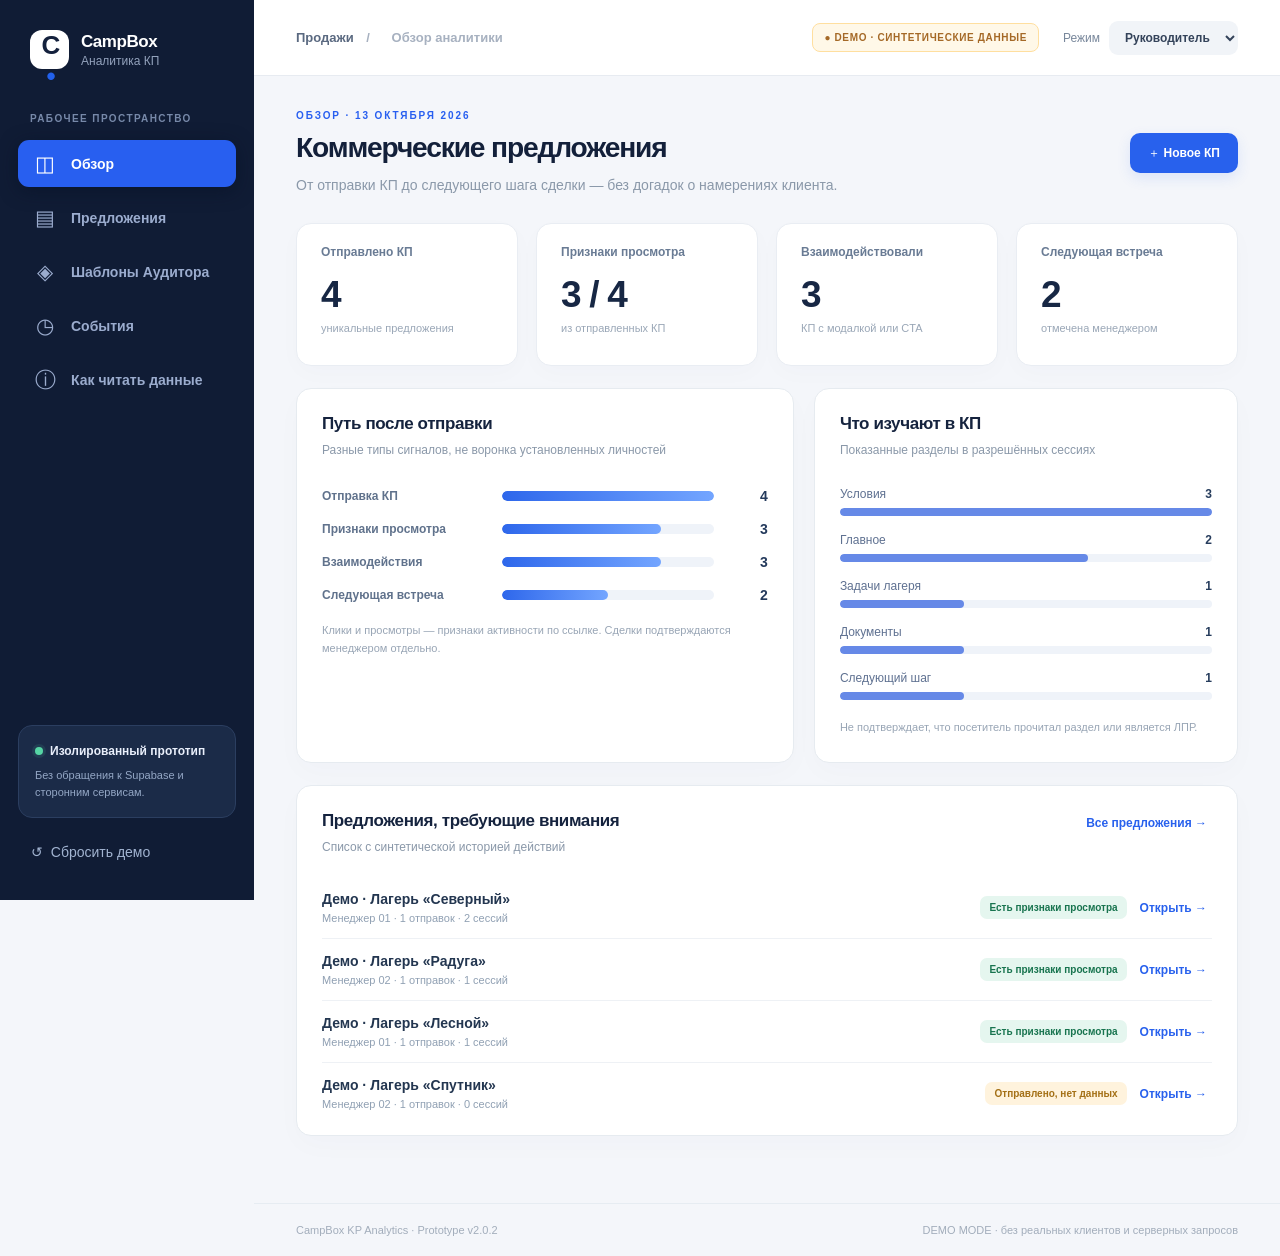
<file: index.html>
<!DOCTYPE html><html lang="ru"><head><meta charset="utf-8"><meta name="viewport" content="width=device-width,initial-scale=1"><meta name="robots" content="noindex,nofollow,noarchive"><meta name="referrer" content="no-referrer"><meta http-equiv="Content-Security-Policy" content="default-src 'none'; script-src 'self'; style-src 'self' 'unsafe-inline'; img-src 'self' data:; connect-src 'none'; object-src 'none'; base-uri 'none'; form-action 'none'; frame-src 'none'"><meta name="color-scheme" content="light"><title>CampBox | Аналитика КП — DEMO v2.0.2</title><link rel="stylesheet" href="./assets/app.css"></head>
<body><div class="app">
 <aside id="sidebar" class="sidebar" aria-label="Навигация"><button class="icon-button sidebar-close" id="closeSidebar" aria-label="Закрыть меню">✕</button><div class="brand"><div class="brand-mark">C<span>•</span></div><div><strong>CampBox</strong><small>Аналитика КП</small></div></div><div class="sidebar-label">РАБОЧЕЕ ПРОСТРАНСТВО</div>
 <nav class="nav" aria-label="Разделы"><button class="nav-button active" data-view="overview"><span class="nav-icon">◫</span>Обзор</button><button class="nav-button" data-view="proposals"><span class="nav-icon">▤</span>Предложения</button><button class="nav-button" data-view="templates"><span class="nav-icon">◈</span>Шаблоны Аудитора</button><button class="nav-button" data-view="activity"><span class="nav-icon">◷</span>События</button><button class="nav-button" data-view="about"><span class="nav-icon">ⓘ</span>Как читать данные</button></nav>
 <div class="sidebar-bottom"><div class="side-note"><span class="green-dot"></span><b>Изолированный прототип</b><small>Без обращения к Supabase и сторонним сервисам.</small></div><button class="sidebar-help" id="resetSide">↺ &nbsp;Сбросить демо</button></div>
 </aside>
 <main class="main"><header class="topbar"><button class="mobile-toggle icon-button" id="mobileMenu" aria-label="Открыть меню">☰</button><div class="crumb">Продажи <span>/</span> <span id="crumbText">Обзор аналитики</span></div><div class="top-actions"><span class="demo-stamp">● DEMO · СИНТЕТИЧЕСКИЕ ДАННЫЕ</span><label class="role-picker"><span>Режим</span><select id="roleSelect" aria-label="Режим просмотра"><option value="lead">Руководитель</option><option value="manager">Менеджер 01</option></select></label></div></header>
 <div class="content"><section id="view-overview" class="view active"><div class="page-intro"><div><div class="eyebrow">ОБЗОР · 13 ОКТЯБРЯ 2026</div><h1>Коммерческие предложения</h1><p>От отправки КП до следующего шага сделки — без догадок о намерениях клиента.</p></div><button class="btn primary create-action">＋ Новое КП</button></div>
 <div class="kpi-grid"><article class="kpi"><small>Отправлено КП</small><strong id="kpiSent">—</strong><span>уникальные предложения</span></article><article class="kpi"><small>Признаки просмотра</small><strong id="kpiQualified">—</strong><span>из отправленных КП</span></article><article class="kpi"><small>Взаимодействовали</small><strong id="kpiEngaged">—</strong><span>КП с модалкой или CTA</span></article><article class="kpi"><small>Следующая встреча</small><strong id="kpiMeeting">—</strong><span>отмечена менеджером</span></article></div>
 <div class="two-column"><section class="panel"><div class="section-heading"><div><h2>Путь после отправки</h2><p>Разные типы сигналов, не воронка установленных личностей</p></div></div><div id="funnel" class="funnel"></div><div class="small-print">Клики и просмотры — признаки активности по ссылке. Сделки подтверждаются менеджером отдельно.</div></section><section class="panel"><div class="section-heading"><div><h2>Что изучают в КП</h2><p>Показанные разделы в разрешённых сессиях</p></div></div><div id="overviewSections" class="bar-list"></div><div class="small-print">Не подтверждает, что посетитель прочитал раздел или является ЛПР.</div></section></div>
 <section class="panel"><div class="section-heading"><div><h2>Предложения, требующие внимания</h2><p>Список с синтетической историей действий</p></div><button class="text-button" data-view="proposals">Все предложения →</button></div><div id="overviewList" class="compact-list"></div></section></section>
 <section id="view-proposals" class="view"><div class="page-intro"><div><div class="eyebrow">РЕЕСТР</div><h1>Коммерческие предложения</h1><p>Создавайте ревизии, выпускайте ссылки и фиксируйте факт отправки.</p></div><button class="btn primary create-action">＋ Новое КП</button></div><section class="panel"><div class="filters"><label class="search-wrap"><span>⌕</span><input id="searchInput" placeholder="Поиск по названию КП" autocomplete="off"></label><label class="select-wrap"><span>Статус</span><select id="statusFilter"><option value="all">Все</option><option value="published">Есть версия</option><option value="draft">Черновик</option></select></label><label class="select-wrap"><span>Активность</span><select id="activityFilter"><option value="all">Любая</option><option value="qualified">Есть признаки просмотра</option><option value="none">Нет данных</option></select></label><button class="btn secondary" id="clearFilters">Сбросить</button></div><div class="table-scroll"><table class="data-table"><thead><tr><th>Предложение</th><th>Версии</th><th>Отправок</th><th>Активность</th><th>Результат</th><th></th></tr></thead><tbody id="proposalsBody"></tbody></table></div><div id="noProposals" class="empty" hidden>Ничего не найдено. Попробуйте изменить фильтры.</div></section></section>
 <section id="view-detail" class="view"><div class="detail-heading"><button class="text-button" id="detailBack">← К предложениям</button><span class="tiny-pill">Рабочая карточка · DEMO</span></div><div class="page-intro detail-intro"><div><div class="eyebrow">ПРЕДЛОЖЕНИЕ</div><h1 id="detailTitle">—</h1><p id="detailSub">—</p></div><span id="detailBadge" class="status-pill">—</span></div>
 <div class="detail-actions"><button id="editProposal" class="btn secondary">Изменить КП</button><button id="deleteProposal" class="btn danger">Удалить DEMO-КП</button></div>
 <section class="panel edit-proposal-panel" id="editProposalPanel" hidden><h2>Изменение карточки КП</h2><p class="small-print">Меняются название и ответственный; опубликованные версии HTML остаются неизменными.</p><div class="form-grid"><label>Название КП<input id="editProposalTitle" maxlength="110"></label><label>Ответственный<select id="editProposalOwner"><option value="demo-owner-1">Менеджер 01</option><option value="demo-owner-2">Менеджер 02</option></select></label></div><div class="button-row" style="margin-top:12px"><button id="saveProposalEdit" class="btn primary">Сохранить изменения</button><button id="cancelProposalEdit" class="btn secondary">Отмена</button></div></section>
 <div class="detail-layout"><div class="detail-main"><section class="panel"><div class="section-heading"><div><h2>Версии документа</h2><p>После выпуска содержимое сохраняется неизменным</p></div><button class="btn secondary" id="toggleRevision">＋ Добавить версию</button></div><div id="revisionList" class="stack"></div><div id="revisionEditor" class="editor" hidden><div class="editor-grid"><label>Версия Аудитора<input id="revisionVersion" value="auditor_v13_2" required></label><button class="btn light" id="fillSample">Заполнить тестовым HTML</button></div><label>HTML с разметкой событий<textarea id="revisionHTML" rows="8" spellcheck="false" placeholder="<section data-kp-section=...>"></textarea></label><div class="editor-actions"><button class="btn primary" id="saveRevision">Зафиксировать версию</button><button class="btn secondary" id="cancelRevision">Отмена</button></div><p class="small-print">Демо-валидатор ограничивает HTML. Для настоящих КП потребуется серверный безопасный рендер.</p></div></section>
 <section class="panel"><div class="section-heading"><div><h2>Индивидуальные ссылки</h2><p>Одна ссылка — одна версия и канал отправки</p></div></div><div id="linksList" class="stack"></div><div class="divider"></div><h3>Сгенерировать UTM-ссылку</h3><div class="form-grid"><label>Версия<select id="linkRevision"></select></label><label>Канал<select id="linkSource"><option value="telegram">Telegram</option><option value="email">Email</option><option value="whatsapp">WhatsApp</option><option value="bitrix">Bitrix24</option><option value="qr">QR / офлайн</option></select></label><label>Сценарий<select id="linkScenario"><option value="initial">Первая отправка</option><option value="followup1">Повторное касание 1</option><option value="followup2">Повторное касание 2</option><option value="meeting">После встречи</option></select></label><label>Роль получателя (внутренне)<select id="linkRole"><option>Руководитель</option><option>Администратор</option><option>Коллега</option><option>Не указана</option></select></label><label>Кампания<input id="linkCampaign" value="campbox_kp_2026q4" maxlength="48"></label><label>Срок, дней<input id="linkDays" type="number" min="1" max="365" value="90"></label></div><div class="utm-preview"><span>ПРЕДПРОСМОТР UTM</span><code id="utmPreview">—</code></div><button id="generateLink" class="btn primary">Создать ссылку</button><div class="generated" id="generatedBlock" hidden><label>Готовая демо-ссылка<input id="generatedUrl" readonly></label><div class="button-row"><button id="copyLink" class="btn secondary">Скопировать</button><button id="openLink" class="btn dark">Открыть КП ↗</button></div><small>Ссылка указывает только на локальные демонстрационные данные. Не отправляй клиенту.</small></div></section>
 <section class="panel"><div class="section-heading"><div><h2>Активность по предложению</h2><p>Разрешённые события и их последовательность</p></div></div><div id="detailEventList" class="events-list"></div></section></div>
 <aside class="detail-side"><section class="panel sticky-panel"><div class="section-heading"><div><h2>Итог сделки</h2><p>Отмечается вручную, не выводится из просмотров</p></div></div><label class="check"><input id="outMeeting" type="checkbox"> Состоялась следующая встреча</label><label class="check"><input id="outDiscussion" type="checkbox"> Обсуждаются условия</label><label class="check"><input id="outContract" type="checkbox"> Договор подписан</label><button class="btn primary full" id="saveOutcome">Сохранить итог</button><div class="divider"></div><h3>Наблюдения</h3><div id="detailInsight" class="insight"></div><small class="small-print">Сеансы не идентифицируют конкретных людей.</small></section></aside></div></section>
 <section id="view-templates" class="view"><div class="page-intro"><div><div class="eyebrow">УЛУЧШЕНИЕ ШАБЛОНА</div><h1>Версии Аудитора</h1><p>Сравнение активности и результатов продаж без подмены причин и следствий.</p></div></div><div class="panel info-strip">ℹ &nbsp; Все значения ниже — специально созданные демонстрационные данные. Небольшая выборка и разные сделки не позволяют говорить, что одна версия эффективнее другой.</div><div id="templateCards" class="template-grid"></div><section class="panel"><div class="section-heading"><div><h2>Сравнение версий</h2><p>Данные из отправленных ссылок; результаты сделок относятся к КП</p></div><label class="select-wrap"><span>Показатель</span><select id="metricFilter"><option value="engaged">Сессии с взаимодействиями</option><option value="qualified">Квалифицированные сессии</option><option value="meetings">Следующие встречи</option><option value="contracts">Подписанные договоры</option></select></label></div><div id="templateBars" class="template-bars"></div><div class="table-scroll"><table class="data-table"><thead><tr><th>Версия</th><th>Отправок</th><th>Сеансов с признаками</th><th>С взаимодействиями</th><th>Встреч отмечено</th><th>Договоров</th></tr></thead><tbody id="templateBody"></tbody></table></div><p class="small-print">Отправки считаются по ссылкам, показатели событий — по измеряемым сессиям. Итог сделки нельзя безоговорочно приписывать конкретной версии, если одному КП отправлялось несколько версий.</p></section><section class="panel"><h2>Как использовать сравнение</h2><div class="tips"><div><strong>01 · Гипотеза</strong><p>Определить один изменяемый элемент, например подачу стоимости.</p></div><div><strong>02 · Сопоставимость</strong><p>Сравнивать похожие типы лагерей и стадии переговоров.</p></div><div><strong>03 · Бизнес-результат</strong><p>Главный сигнал — встречи и подключённые лагеря, а не просмотры сами по себе.</p></div></div></section></section>
 <section id="view-activity" class="view"><div class="page-intro"><div><div class="eyebrow">ЖУРНАЛ</div><h1>Активность по ссылкам</h1><p>Показываем только события разрешённых сеансов и отдельно технические запросы.</p></div><button class="btn secondary" id="downloadEvents">↓ Выгрузить DEMO CSV</button></div><section class="panel"><div class="filters"><label class="select-wrap"><span>Тип</span><select id="eventFilter"><option value="all">Все события</option><option value="qualified_view">Признаки просмотра</option><option value="section_view">Разделы</option><option value="modal_open">Открытие модалок</option><option value="cta_click">CTA-клики</option></select></label><label class="select-wrap"><span>Версия</span><select id="eventVersion"><option value="all">Все версии</option></select></label><span id="activityCount" class="count-note"></span></div><div class="table-scroll"><table class="data-table"><thead><tr><th>Событие</th><th>КП</th><th>Версия</th><th>Раздел / действие</th><th>Время</th></tr></thead><tbody id="activityBody"></tbody></table></div><div id="activityEmpty" class="empty" hidden>По этому фильтру нет событий.</div></section></section>
 <section id="view-about" class="view"><div class="page-intro"><div><div class="eyebrow">МЕТОДИКА</div><h1>Что означает аналитика</h1><p>Помогаем менеджеру задать правильный вопрос клиенту, а не «читать мысли» по кликам.</p></div></div><div class="two-column"><section class="panel"><h2>Наблюдаемые сигналы</h2><div class="definition"><strong>Технический запрос</strong><p>Оболочка или ссылка загружена. Это мог быть предпросмотр или робот.</p></div><div class="definition"><strong>Признаки просмотра</strong><p>Видимая страница не менее 5 секунд либо осмысленное действие после согласия.</p></div><div class="definition"><strong>Взаимодействие</strong><p>Открытие подробностей, нажатие на CTA или контакт — не гарантия заинтересованности.</p></div></section><section class="panel"><h2>Чего не утверждаем</h2><div class="definition"><strong>Кто именно открыл ссылку</strong><p>Пересылка и несколько устройств не позволяют подтвердить личность.</p></div><div class="definition"><strong>Почему клиент отказал</strong><p>Причины устанавливаются в разговоре, не из событий.</p></div><div class="definition"><strong>Отсутствие просмотров</strong><p>При отказе от аналитики, блокировщиках и выключенном JS данных может не быть.</p></div></section></div><section class="panel"><h2>Статус инфраструктуры</h2><div class="infra"><div><span class="circle ok">✓</span><strong>Браузерный DEMO</strong><p>Статические файлы и данные внутри браузера</p></div><div><span class="circle pending">○</span><strong>Supabase Auth / RLS</strong><p>Адаптер запланирован, реальные аккаунты не подключены</p></div><div><span class="circle pending">○</span><strong>Storage / Edge Functions</strong><p>Серверный сбор событий и выдача HTML ещё не развёрнуты</p></div></div><button id="resetDemo" class="btn secondary">↺ Восстановить исходные демо-данные</button></section></section>
 </div><footer class="footer"><span>CampBox KP Analytics · Prototype v2.0.2</span><span>DEMO MODE · без реальных клиентов и серверных запросов</span></footer></main></div>
 <div id="newProposalModal" class="modal-backdrop" hidden><div class="modal" role="dialog" aria-modal="true" aria-labelledby="createTitle"><button id="modalClose" class="icon-button modal-close" aria-label="Закрыть">✕</button><div class="eyebrow">НОВОЕ ПРЕДЛОЖЕНИЕ</div><h2 id="createTitle">Создать КП</h2><p>Тестовый объект появится только в браузере.</p><form id="newProposalForm"><label>Название предложения<input id="newProposalTitle" maxlength="110" placeholder="Например, Демо · Новый лагерь" required></label><label>Демонстрационный владелец<select id="newOwner"><option value="demo-owner-1">Менеджер 01</option><option value="demo-owner-2">Менеджер 02</option></select></label><div class="button-row"><button class="btn primary" type="submit">Создать КП</button><button class="btn secondary" id="modalCancel" type="button">Отмена</button></div></form></div></div>
 <div id="toast" class="toast" role="status" aria-live="polite"></div><script defer src="./assets/admin.bundle.js"></script><script defer src="./assets/client.bundle.js"></script></body></html>
</file>
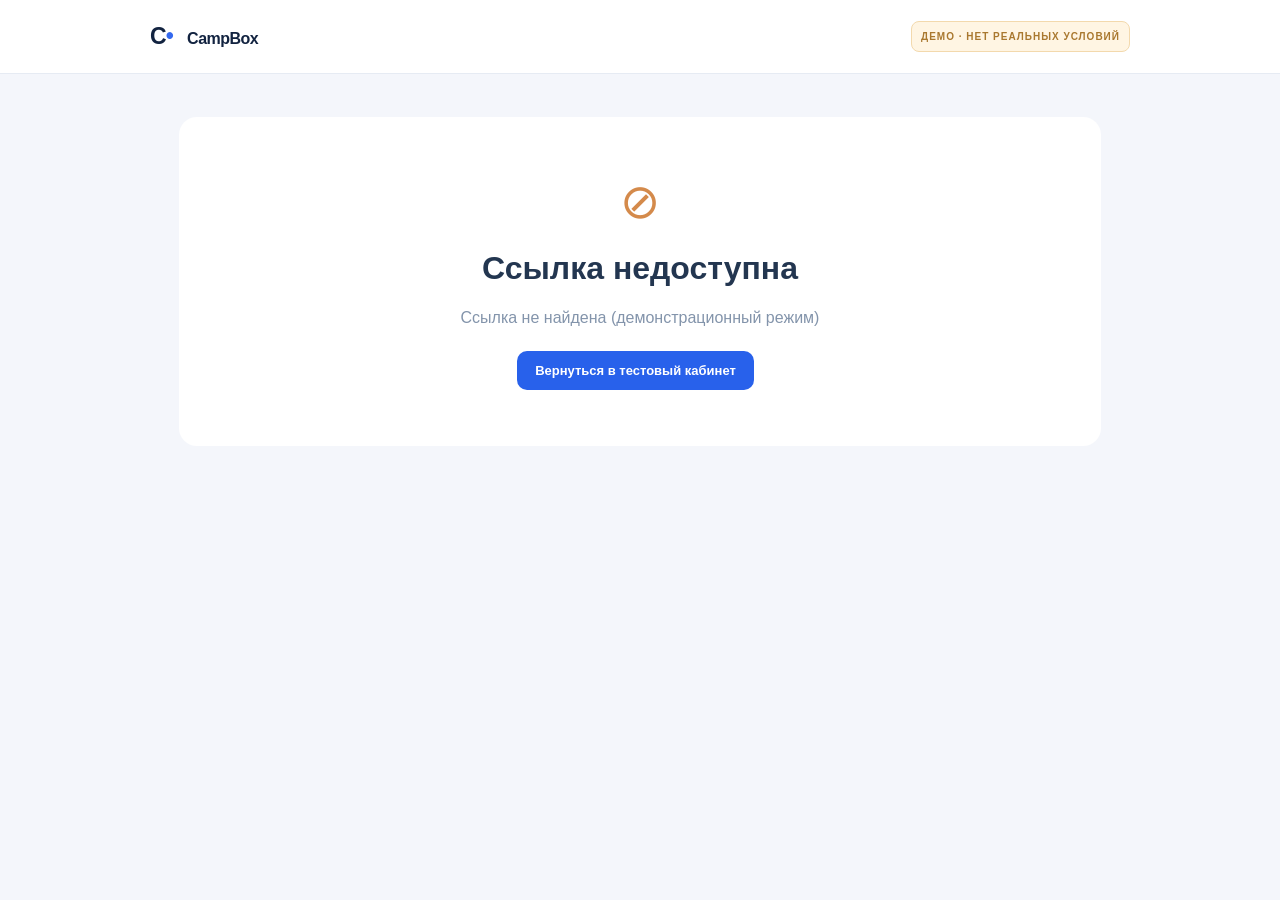
<file: client.html>
<!DOCTYPE html><html lang="ru"><head><meta charset="utf-8"><meta name="viewport" content="width=device-width,initial-scale=1"><meta name="robots" content="noindex,nofollow,noarchive"><meta http-equiv="Content-Security-Policy" content="default-src 'none'; script-src 'self'; style-src 'self' 'unsafe-inline'; img-src 'self' data:; connect-src 'none'; object-src 'none'; base-uri 'none'; form-action 'none'; frame-src 'none'"><meta name="referrer" content="no-referrer"><title>Коммерческое предложение | CampBox · DEMO</title><link rel="stylesheet" href="./assets/client.css"></head><body><header class="client-header"><a href="./index.html" class="logo" aria-label="CampBox — демо-кабинет">C<span>•</span> <b>CampBox</b></a><div class="client-header-actions"><button id="consentSettings" class="settings-link" hidden>Настройки аналитики</button><span class="demo-tag">ДЕМО · НЕТ РЕАЛЬНЫХ УСЛОВИЙ</span></div></header><main class="client-main"><div id="clientError" class="error-panel" hidden><div class="error-symbol">⊘</div><h1 id="errorTitle">Ссылка недоступна</h1><p id="errorText">Обратитесь к отправителю предложения.</p><a href="./index.html" class="btn">Вернуться в тестовый кабинет</a></div><div id="proposalWrap" hidden><div class="topline"><span>КОММЕРЧЕСКОЕ ПРЕДЛОЖЕНИЕ</span><span id="clientVersion">—</span></div><article id="proposalHTML" class="proposal-content"></article><div class="bottom-tip">Это учебный макет. Данные о просмотрах существуют только в браузере и не передаются в Supabase.</div></div></main><div id="consentBar" class="consent" hidden role="region" aria-label="Выбор аналитики"><div><strong>Разрешить демонстрационную аналитику?</strong><p>Если согласиться, действия с этим тестовым КП будут отражаться в демо-кабинете браузера. При отказе всё КП доступно без поведенческих событий.</p></div><div class="consent-actions"><button id="consentReject" class="btn ghost">Отклонить</button><button id="consentAccept" class="btn">Разрешить</button></div></div><div id="detailModal" class="modal-backdrop" hidden><div class="dialog" role="dialog" aria-modal="true" aria-labelledby="dialogTitle"><button id="detailClose" class="close" aria-label="Закрыть">✕</button><div id="dialogBody"></div></div></div><div id="clientToast" role="status" aria-live="polite" class="toast"></div><script defer src="./assets/client.bundle.js"></script></body></html>
</file>
<file: assets/app.css>
:root{font-family:Inter,-apple-system,BlinkMacSystemFont,"Segoe UI",Arial,sans-serif;color:#1e293b;background:#f4f6fa;font-synthesis:none;--text:#1e293b;--muted:#7b899b;--border:#e6ebf0;--blue:#285ff0;--navy:#101c35}*{box-sizing:border-box}body{margin:0;font-size:14px}button,input,select,textarea{font:inherit}button{cursor:pointer}button:disabled{cursor:not-allowed;opacity:.48}a{color:inherit;text-decoration:none}[hidden]{display:none!important}button:focus-visible,a:focus-visible,input:focus-visible,select:focus-visible,textarea:focus-visible{outline:3px solid #85b0ff;outline-offset:2px}.app{display:flex;min-height:100vh}.sidebar{width:254px;flex-shrink:0;background:var(--navy);color:#d3dcec;display:flex;flex-direction:column;padding:30px 18px;min-height:100vh;position:sticky;top:0;height:100vh;z-index:12}.brand{display:flex;align-items:center;gap:12px;padding:0 12px 44px}.brand-mark{width:39px;height:39px;background:#fff;color:#14213d;border-radius:12px;display:grid;place-items:center;font-size:26px;font-weight:850;letter-spacing:-3px}.brand-mark span{color:#2261ed}.brand strong{color:white;display:block;font-size:17px;letter-spacing:-.45px}.brand small{display:block;font-size:12px;color:#93a2bc;margin-top:2px}.sidebar-label{font-size:10px;letter-spacing:1.4px;color:#7789a9;padding:0 12px;margin-bottom:16px;font-weight:800}.nav{display:grid;gap:7px}.nav-button{border:0;background:transparent;color:#9bacce;text-align:left;border-radius:11px;min-height:47px;padding:0 15px;display:flex;align-items:center;gap:14px;font-weight:650;width:100%;transition:background .15s,color .15s}.nav-button:hover{background:#1e2e4f;color:#fff}.nav-button.active{background:#285ff0;color:white;box-shadow:0 4px 18px #060f2480}.nav-icon{font-size:21px;width:24px;text-align:center;font-weight:400}.sidebar-bottom{margin-top:auto}.side-note{background:#1b2b48;border:1px solid #2b3e60;padding:16px;border-radius:14px;position:relative}.side-note b{font-size:12px;color:#e9effb}.side-note small{display:block;color:#94a7c5;font-size:11px;line-height:1.55;margin:9px 0 0}.green-dot{display:inline-block;width:8px;height:8px;background:#56d5a4;border-radius:50%;margin-right:7px;box-shadow:0 0 0 3px #56d5a41a}.sidebar-help{margin-top:16px;background:transparent;color:#a2b4d1;padding:10px 13px;width:100%;text-align:left;border:0;border-radius:9px}.sidebar-help:hover{background:#1e2e4f;color:#fff}.main{min-width:0;flex:1;display:flex;flex-direction:column}.topbar{height:76px;border-bottom:1px solid #e7ebf1;background:#fff;padding:0 42px;display:flex;align-items:center;gap:16px}.crumb{color:#5a6980;font-size:13px;font-weight:650}.crumb span{margin:0 9px;color:#a7b1c0}.top-actions{margin-left:auto;display:flex;align-items:center;gap:24px}.demo-stamp{color:#a56927;background:#fff8e8;border:1px solid #ffdf9f;padding:8px 11px;border-radius:8px;font-size:10px;font-weight:850;letter-spacing:.65px;white-space:nowrap}.role-picker{display:flex;align-items:center;gap:9px;color:#78879b;font-size:12px}.role-picker select{border:0;background:#f1f4f8;padding:9px 12px;border-radius:9px;color:#34435a;font-weight:750}.content{padding:34px 42px 45px;width:min(100%,1600px);margin:0 auto;flex:1}.view{display:none}.view.active{display:block}.page-intro{display:flex;align-items:center;justify-content:space-between;gap:22px;margin-bottom:27px}.eyebrow{font-weight:850;font-size:10px;letter-spacing:1.9px;color:var(--blue);margin-bottom:10px}h1,h2,h3,p{margin-top:0}h1{font-size:clamp(25px,2.2vw,34px);letter-spacing:-1.15px;margin:0 0 9px;line-height:1.2;font-weight:810;color:#13203a}h2{font-size:17px;letter-spacing:-.4px;color:#15233e;margin:0 0 7px}h3{font-size:14px;color:#263958;margin:16px 0 14px}.page-intro p,.section-heading p{color:#8a98a9;margin:0;line-height:1.6}.subtle-dot{color:#386bfa}.btn{display:inline-flex;align-items:center;justify-content:center;gap:8px;min-height:40px;border-radius:10px;padding:10px 17px;font-weight:780;font-size:12px;transition:.15s;border:1px solid transparent;white-space:nowrap}.btn.primary{background:#2861ed;color:#fff;box-shadow:0 5px 14px #2f66ed20}.btn.primary:hover{background:#1d4bc7}.btn.secondary{background:white;border-color:#dfe5ef;color:#38506e}.btn.secondary:hover,.btn.light:hover{border-color:#7ea0e6;color:#164bd0}.btn.light{background:#f2f6ff;color:#2b60e9}.btn.dark{background:#1a2c4b;color:white}.btn.full{width:100%}.kpi-grid{display:grid;grid-template-columns:repeat(4,minmax(0,1fr));gap:18px;margin-bottom:22px}.kpi{background:#fff;border:1px solid #e9edf3;border-radius:15px;padding:21px 24px;min-height:143px;box-shadow:0 7px 24px #24395605;display:flex;flex-direction:column}.kpi small{font-size:12px;color:#697b94;font-weight:650}.kpi strong{font-size:37px;line-height:1.25;color:#172744;letter-spacing:-1.3px;margin:13px 0 4px;font-weight:800}.kpi span{font-size:11px;color:#9aa7b7}.panel{background:#fff;border-radius:15px;border:1px solid var(--border);padding:25px;box-shadow:0 10px 28px #23385805;min-width:0;margin-bottom:22px}.two-column{display:grid;grid-template-columns:1.08fr .92fr;gap:20px}.section-heading{display:flex;align-items:flex-start;justify-content:space-between;gap:10px;margin-bottom:20px}.section-heading p{font-size:12px}.text-button{border:0;background:transparent;color:#2861ed;font-weight:760;font-size:12px;white-space:nowrap;padding:5px}.text-button:hover{text-decoration:underline}.funnel{display:grid;gap:17px;padding-top:8px}.funnel-row{display:grid;grid-template-columns:168px 1fr 42px;gap:12px;align-items:center}.funnel-label{font-size:12px;font-weight:690;color:#60728c}.funnel-number{font-size:14px;font-weight:810;text-align:right;color:#243a5c}.funnel-track,.bar-track,.compare-track{background:#eff3f9;height:10px;overflow:hidden;border-radius:12px}.funnel-fill{background:linear-gradient(90deg,#2e67eb,#73a5ff);height:100%;border-radius:12px;min-width:3px}.bar-list{display:grid;gap:17px;padding-top:7px}.bar-heading{display:flex;justify-content:space-between;gap:10px;color:#5f7191;font-size:12px;margin-bottom:7px}.bar-heading b{font-weight:800;color:#273d5d}.bar-track{height:8px}.bar-fill{height:100%;background:#6689e7;border-radius:12px}.small-print{font-size:11px;color:#98a5b5;line-height:1.6;margin:19px 0 0}.compact-list{display:grid}.compact-row{display:flex;justify-content:space-between;gap:10px;align-items:center;padding:14px 0;border-bottom:1px solid #eef1f5}.compact-row:last-child{border-bottom:0;padding-bottom:0}.compact-row .name{font-weight:740;color:#233650}.compact-row .meta{font-size:11px;color:#90a0b3;margin-top:5px}.status-pill,.tiny-pill{display:inline-block;border-radius:7px;padding:6px 9px;font-size:10px;font-weight:800;background:#eaf3ff;color:#386be0;white-space:nowrap}.status-pill.success{background:#e5f6ef;color:#18744f}.status-pill.muted{background:#f1f3f5;color:#718096}.status-pill.warn{background:#fff3dd;color:#a47016}.filters{display:flex;align-items:center;gap:12px;flex-wrap:wrap;margin-bottom:19px}.filters label{display:flex;align-items:center;gap:8px;border:1px solid #e2e8f0;border-radius:10px;height:40px;padding:0 12px;font-size:12px;color:#7e8da1}.search-wrap{flex:1;min-width:180px}.search-wrap span{font-size:20px;color:#98a8bc}.filters input,.filters select{border:0;background:transparent;outline:0;min-width:0;color:#314865;font-weight:640}.filters input{width:100%}.filters select{max-width:190px}.table-scroll{overflow:auto;width:100%}.data-table{width:100%;border-collapse:collapse;font-size:12px;white-space:nowrap}.data-table th{background:#f7f9fc;padding:14px 16px;text-align:left;color:#8797a9;font-size:10px;letter-spacing:.3px;font-weight:830}.data-table th:first-child{border-radius:8px 0 0 8px}.data-table th:last-child{border-radius:0 8px 8px 0}.data-table td{padding:16px;border-bottom:1px solid #edf1f5;color:#4c5f77}.data-table tr:last-child td{border-bottom:0}.data-table .table-title{font-weight:770;color:#253653}.data-table .table-sub{margin-top:5px;color:#9aa7b8;font-size:10px}.data-table .link-action{border:0;background:none;color:#2861ed;font-size:12px;font-weight:760}.empty{text-align:center;padding:37px;color:#8292a4}.detail-heading{display:flex;align-items:center;justify-content:space-between;margin-bottom:14px}.detail-intro{margin-bottom:25px}.detail-layout{display:grid;grid-template-columns:minmax(0,1fr) 310px;gap:20px}.detail-main{min-width:0}.detail-side{min-width:0}.sticky-panel{position:sticky;top:18px}.stack{display:grid;gap:12px}.stack-row{border:1px solid #e5eaf1;border-radius:11px;padding:14px;display:flex;align-items:center;justify-content:space-between;gap:12px}.stack-row strong{display:block;font-size:12px;color:#2a3c58}.stack-row small{display:block;color:#9aa8b8;margin-top:6px;line-height:1.5;font-size:10px}.stack-row .button-row{flex-shrink:0}.stack-row .btn{padding:8px 11px;min-height:34px;font-size:11px}.stack-row .status-pill{margin-left:6px}.editor{background:#f9fbff;border:1px solid #dae5fc;border-radius:11px;padding:17px;margin-top:15px}.editor label,.form-grid label,.generated label,.modal label{display:grid;gap:7px;font-size:12px;color:#536885;font-weight:700}.editor input,.editor textarea,.form-grid input,.form-grid select,.generated input,.modal input,.modal select{border:1px solid #dfe5ed;padding:11px 12px;border-radius:9px;background:white;width:100%;min-width:0;color:#263955}.editor textarea{resize:vertical;font:12px/1.55 ui-monospace,monospace;margin-top:6px}.editor-grid{display:grid;grid-template-columns:1fr auto;align-items:end;gap:11px;margin-bottom:15px}.editor-actions{display:flex;gap:10px;margin-top:12px}.divider{border-top:1px solid #edf0f6;margin:24px 0}.form-grid{display:grid;grid-template-columns:repeat(2,minmax(0,1fr));gap:13px}.utm-preview{padding:13px 15px;background:#f7f9fd;border-radius:10px;margin:17px 0;display:grid;gap:6px}.utm-preview span{color:#8191a5;font-size:10px;letter-spacing:1px;font-weight:800}.utm-preview code{font-size:11px;line-height:1.65;word-break:break-all;color:#3966b9}.generated{margin-top:17px;background:#eef7ff;border:1px solid #cae3ff;border-radius:11px;padding:16px}.generated .button-row{margin-top:11px}.generated small{color:#7b8ea5;display:block;margin-top:10px;line-height:1.55}.button-row{display:flex;gap:8px;align-items:center;flex-wrap:wrap}.check{display:flex;gap:10px;margin:17px 0;line-height:1.45;color:#4f617b;font-size:12px;align-items:flex-start;cursor:pointer}.check input{accent-color:#2962f0;width:16px;height:16px;flex-shrink:0;margin:0}.insight{background:#eff5ff;border-left:3px solid #5487e6;padding:13px;border-radius:5px;color:#526783;font-size:12px;line-height:1.65}.events-list{display:grid;gap:0}.event-row{display:flex;justify-content:space-between;gap:12px;padding:13px 0;border-bottom:1px solid #f0f3f8}.event-row:last-child{border-bottom:0}.event-row strong{display:block;color:#405271;font-size:12px}.event-row small{font-size:11px;color:#9ba8b8;display:block;margin-top:5px}.event-row time{font-size:11px;color:#a1aec0;white-space:nowrap}.info-strip{background:#fffbef;border-color:#f7e4b7;color:#815f25;font-size:12px;line-height:1.7}.template-grid{display:grid;grid-template-columns:repeat(2,minmax(0,1fr));gap:20px;margin-bottom:22px}.template-card{border:1px solid #e8edf4;background:white;padding:24px;border-radius:15px}.template-card .version{font-weight:850;font-size:20px;color:#223859;margin-bottom:8px}.template-card p{color:#8294ad;font-size:12px;line-height:1.6}.template-stats{display:flex;gap:22px}.template-stats div strong{font-size:25px;color:#253753;display:block}.template-stats div span{font-size:10px;color:#90a1b6}.template-bars{display:grid;gap:16px;margin-bottom:22px}.compare-row{display:grid;grid-template-columns:130px 1fr 38px;gap:12px;align-items:center}.compare-row span{font-size:12px;color:#536885}.compare-track{height:12px}.compare-fill{background:#3b70e8;height:100%;border-radius:11px}.compare-row strong{text-align:right;font-size:13px}.tips{display:grid;grid-template-columns:repeat(3,1fr);gap:16px}.tips div{background:#f6f8fc;border-radius:10px;padding:15px}.tips strong{font-size:12px;color:#354b6b}.tips p{font-size:11px;color:#8698ae;line-height:1.65;margin:8px 0 0}.count-note{font-size:12px;color:#8091a7;margin-left:auto}.definition{border-bottom:1px solid #eef1f5;padding:12px 0}.definition:last-child{border:0}.definition strong{color:#30425d;font-size:13px}.definition p{margin:7px 0 0;font-size:12px;color:#8694a7;line-height:1.55}.infra{display:grid;grid-template-columns:repeat(3,1fr);gap:16px;margin:24px 0}.infra>div{border:1px solid #e9edf4;border-radius:10px;padding:15px}.infra .circle{display:grid;place-items:center;width:29px;height:29px;border-radius:50%;margin-bottom:13px}.circle.ok{background:#d9f4e9;color:#1c9b70}.circle.pending{background:#eef1f7;color:#8392aa}.infra strong{display:block;color:#3c506e;font-size:12px}.infra p{font-size:11px;color:#93a1b5;line-height:1.5;margin:8px 0 0}.footer{display:flex;justify-content:space-between;color:#a2adbb;font-size:11px;padding:20px 42px;border-top:1px solid #e6ecf2;gap:10px}.modal-backdrop{position:fixed;inset:0;background:#0e1b31a8;display:flex;align-items:center;justify-content:center;z-index:40;padding:16px}.modal{width:min(100%,470px);background:white;border-radius:18px;padding:30px;box-shadow:0 20px 90px #0003;position:relative}.modal-close{position:absolute;right:20px;top:18px}.icon-button{border:0;background:transparent;color:#71829a;padding:6px;font-size:19px}.modal p{color:#8795a9;font-size:12px;margin-bottom:23px}.modal form{display:grid;gap:15px}.modal .button-row{margin-top:10px}.toast{position:fixed;bottom:23px;right:25px;z-index:100;color:white;background:#152746;padding:13px 18px;border-radius:11px;box-shadow:0 12px 40px #0003;font-size:12px;max-width:min(440px,90vw);opacity:0;transform:translateY(12px);pointer-events:none;transition:.18s}.toast.show{opacity:1;transform:translateY(0)}.mobile-toggle{display:none}@media(max-width:1220px){.sidebar{width:218px}.topbar{padding:0 24px}.content{padding:27px 24px}.detail-layout{grid-template-columns:minmax(0,1fr) 260px}.kpi-grid{gap:11px}.panel{padding:19px}.funnel-row{grid-template-columns:140px 1fr 35px}}@media(max-width:980px){.sidebar{position:fixed;transform:translateX(-100%);transition:transform .2s;width:252px}.sidebar.open{transform:translateX(0);box-shadow:0 0 0 100vmax #07172e66}.mobile-toggle{display:block}.topbar{height:65px}.top-actions{gap:10px}.demo-stamp{font-size:9px}.role-picker>span{display:none}.two-column{grid-template-columns:1fr}.detail-layout{grid-template-columns:1fr}.detail-side{order:-1}.sticky-panel{position:static}.kpi-grid{grid-template-columns:repeat(2,1fr)}}@media(max-width:620px){.content{padding:22px 15px}.topbar{padding:0 13px}.crumb{font-size:11px}.demo-stamp{font-size:0;padding:7px}.demo-stamp:after{content:'DEMO';font-size:10px}.role-picker select{font-size:10px;padding:8px}.page-intro{align-items:flex-start;flex-direction:column;gap:16px}.page-intro>.btn{width:100%}.kpi-grid{gap:10px}.kpi{padding:16px;min-height:130px}.kpi strong{font-size:30px}.kpi small{font-size:11px}.panel{padding:17px;border-radius:12px}.funnel-row{grid-template-columns:105px 1fr 25px;gap:7px}.funnel-label{font-size:10px}.funnel-number{font-size:11px}.template-grid,.form-grid,.editor-grid,.tips,.infra{grid-template-columns:1fr}.filters{gap:8px}.filters .search-wrap{flex-basis:100%}.filters label{flex:1}.filters .btn{flex:1}.stack-row{flex-direction:column;align-items:stretch}.stack-row .button-row{justify-content:flex-start}.detail-intro{flex-direction:row}.footer{flex-direction:column;padding:19px 15px;font-size:10px}.modal{padding:24px}}

.sidebar-close{display:none}@media(max-width:980px){.sidebar-close{display:block;position:absolute;right:13px;top:20px;color:#b9c9e5}}.section-heading .select-wrap{display:grid;gap:5px;font-size:11px;color:#8191a7;font-weight:650;min-width:170px}.section-heading .select-wrap select{border:1px solid #dfe6f0;background:white;border-radius:9px;color:#3d526f;padding:9px 11px;font-size:12px;max-width:250px}@media(max-width:620px){.section-heading:has(.select-wrap){flex-wrap:wrap}.section-heading .select-wrap{width:100%}.section-heading .select-wrap select{max-width:none;width:100%}}

/* v2.0 QA hardening: metadata edit/delete controls */
.detail-actions{display:flex;justify-content:flex-end;gap:9px;flex-wrap:wrap;margin:-7px 0 18px}.btn.danger{background:#fff4f3;border-color:#f5d0cb;color:#a12f2f}.btn.danger:hover{background:#fce5e1}.edit-proposal-panel{margin-bottom:19px}.edit-proposal-panel h2{margin-bottom:8px}@media(max-width:620px){.detail-actions{justify-content:stretch}.detail-actions .btn{flex:1}.detail-intro{align-items:flex-start}}
</file>
<file: assets/client.css>
:root{font-family:Inter,-apple-system,BlinkMacSystemFont,"Segoe UI",Arial,sans-serif;color:#233650;background:#f4f6fb}*{box-sizing:border-box}body{margin:0}button,a{font:inherit}button{cursor:pointer}button:focus-visible,a:focus-visible{outline:3px solid #81a9ff;outline-offset:3px}[hidden]{display:none!important}.client-header{background:white;border-bottom:1px solid #e6ebf3;height:74px;display:flex;align-items:center;justify-content:space-between;padding:0 max(24px,calc((100vw - 980px)/2))}.logo{font-size:23px;font-weight:900;letter-spacing:-1px;text-decoration:none;color:#122340}.logo span{color:#3469ef}.logo b{font-size:16px;margin-left:9px;letter-spacing:-.5px}.demo-tag{font-size:10px;font-weight:850;letter-spacing:1px;color:#a9782f;background:#fff5e3;padding:9px;border:1px solid #f3d9ad;border-radius:8px}.client-main{max-width:970px;margin:43px auto 80px;padding:0 24px}.topline{display:flex;justify-content:space-between;color:#778aa4;font-weight:800;letter-spacing:1.6px;font-size:10px;margin-bottom:20px}.proposal-content{background:white;border:1px solid #e5ebf2;border-radius:20px;box-shadow:0 14px 70px #1830520a;overflow:hidden}.proposal-content section{padding:42px max(28px,7%);border-bottom:1px solid #edf1f6}.proposal-content section:last-child{background:#f5f9ff;border:0}.proposal-content .eyebrow{color:#366cf0;font-size:11px;font-weight:800;letter-spacing:1px}.proposal-content h1{font-size:clamp(27px,5vw,42px);color:#142541;margin:15px 0 17px;letter-spacing:-1.2px}.proposal-content h2{font-size:clamp(21px,3vw,27px);color:#172844;margin:0 0 16px;letter-spacing:-.65px}.proposal-content p{font-size:15px;line-height:1.85;color:#526682}.proposal-content p.lead{font-size:19px;line-height:1.65;color:#4e6384;max-width:680px}.proposal-content .note{background:#f4f7fd;border-left:4px solid #3a75ed;padding:17px 20px;color:#586d8d;font-size:14px;border-radius:6px;margin-top:18px}.proposal-content button,.btn{padding:12px 18px;background:#2861eb;border:0;border-radius:10px;color:#fff;font-weight:750;font-size:13px;display:inline-block;margin:8px 9px 0 0;text-decoration:none}.proposal-content button:hover,.btn:hover{background:#174ecb}.proposal-content button[data-kp-contact]{background:white;color:#2b5cd0;border:1px solid #a6bff5}.proposal-content [data-kp-dialog]{display:none}.bottom-tip{color:#8797ac;font-size:11px;text-align:center;line-height:1.7;padding:25px}.consent{position:fixed;left:18px;right:18px;bottom:18px;z-index:20;max-width:990px;margin:auto;display:flex;gap:26px;align-items:center;justify-content:space-between;background:#142440;color:#fff;border-radius:15px;padding:23px 25px;box-shadow:0 18px 60px #111c3655}.consent strong{font-size:15px}.consent p{font-size:12px;color:#aec0db;line-height:1.5;margin:8px 0 0}.consent-actions{display:flex;gap:9px;flex-shrink:0}.consent-actions .btn{white-space:nowrap;margin:0;background:#5183ff}.consent-actions .btn.ghost{background:#2b3d5b}.modal-backdrop{position:fixed;inset:0;background:#0c1935ad;z-index:50;display:flex;justify-content:center;align-items:center;padding:20px}.dialog{position:relative;overflow:auto;max-height:84vh;width:min(100%,570px);padding:33px;background:#fff;border-radius:18px}.dialog h3{font-size:21px;color:#1b3153;margin:0 0 12px}.dialog p,.dialog li{color:#5f718d;font-size:14px;line-height:1.8}.close{position:absolute;right:14px;top:14px;border:0;background:#eef2f8;color:#496187;font-size:16px;border-radius:8px;padding:7px 11px}.error-panel{background:#fff;border-radius:18px;text-align:center;padding:56px 25px}.error-symbol{font-size:48px;color:#d48a4b}.error-panel p{color:#8394ab}.toast{position:fixed;bottom:22px;right:22px;max-width:300px;color:#fff;background:#172747;padding:14px 18px;border-radius:9px;opacity:0;transition:.2s;font-size:13px;pointer-events:none}.toast.visible{opacity:1}@media(max-width:700px){.client-header{padding:0 18px;height:66px}.client-main{padding:0 13px;margin:25px auto 100px}.proposal-content section{padding:31px 22px}.topline{font-size:9px}.consent{flex-direction:column;align-items:stretch;padding:18px;gap:15px;left:9px;right:9px;bottom:9px}.consent-actions button{flex:1}.demo-tag{font-size:8px;padding:7px}.dialog{padding:35px 24px}}
.client-header-actions{display:flex;align-items:center;gap:12px}.settings-link{border:0;background:none;color:#4772c6;font-size:11px;cursor:pointer}@media(max-width:600px){.client-header-actions{gap:3px}.settings-link{font-size:9px;max-width:85px}}
</file>
